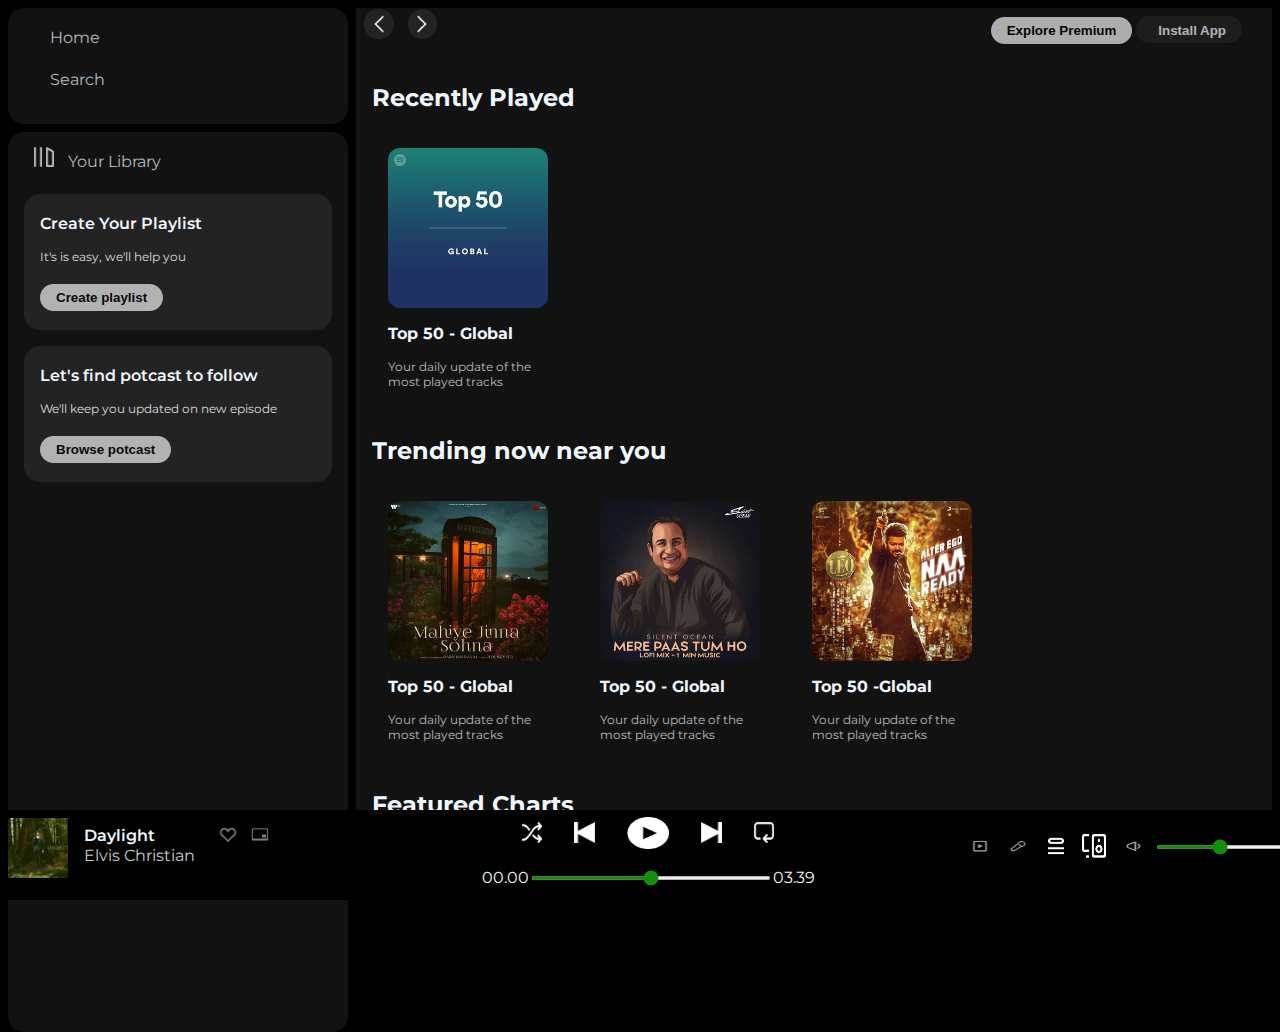
<file: Spotify-Home-Page/index.html>
<!DOCTYPE html>
<html lang="en">
<head>
    <meta charset="UTF-8">
    <meta name="viewport" content="width=device-width, initial-scale=1.0">
    <link rel="stylesheet" href="https://cdnjs.cloudflare.com/ajax/libs/font-awesome/6.5.1/css/all.min.css" integrity="sha512-DTOQO9RWCH3ppGqcWaEA1BIZOC6xxalwEsw9c2QQeAIftl+Vegovlnee1c9QX4TctnWMn13TZye+giMm8e2LwA==" crossorigin="anonymous" referrerpolicy="no-referrer" />
    <link rel="icon" href="./assets/logo.png">
    <link rel="stylesheet" href="style.css">
    <title>Spotify - Web Player: Music for everyone</title>
    <link rel="preconnect" href="https://fonts.googleapis.com">
<link rel="preconnect" href="https://fonts.gstatic.com" crossorigin>
<link href="https://fonts.googleapis.com/css2?family=Montserrat:ital,wght@0,100..900;1,100..900&display=swap" rel="stylesheet">

</head>
<body>
    <div class="main">
        <div class="sidebar">
            <div class="nav">
              <div class="nav-option">
                <i class="fa-solid fa-house"></i>
                <a href="#">Home</a>
              </div>
              <div class="nav-option">
                <i class="fa-solid fa-magnifying-glass"></i>
                <a href="#">Search</a>
              </div>
            </div>
            <div class="library">
              <div class="options">
                <div class="lib-option nav-option">
                  <img src="./assets/library_icon.png" alt="icon" class="image-icons">
                  <a href="#">Your Library</a>
                </div>
                <div class="icons">
                  <div class="plus">
                    <i class="fa-solid fa-arrow-right"></i>
                  </div>
                  <div class="right-arrow">
                      <i class="fa-solid fa-plus"></i>
                  </div>
                </div>
              </div>
              <div class="lib-box">
                <div class="box">
                  <p class="box-p1">Create Your Playlist</p>
                  <p class="box-p2">It's is easy, we'll help you</p>
                  <button class="badge">Create playlist</button>
                </div>
                <div class="box">
                  <p class="box-p1">Let's find potcast to follow</p>
                  <p class="box-p2">We'll keep you updated on new episode</p>
                  <button class="badge">Browse potcast</button>
                </div>
              </div>
            </div>
        </div>
        <div class="main-content">
          <div class="sticky-nav">
            <div class="left-right">
              <img id="left" src="./assets/backward_icon.png" alt="backward_icon" class="image-icons">
              <img id="right" src="./assets/forward_icon.png" alt="forward_icon" class="image-icons">    
            </div>
            <div class="user-id">
              <button class="badge">Explore Premium</button>
              <button class="badge" id="install-button"><i class="fa-regular fa-circle-down" id="download-icon"></i>Install App</button>
              <i class="fa-regular fa-user"></i>
            </div>
          </div>
          <div class="cards">
            <h2>Recently Played</h2>
            <div class="card-container">
              <div class="card">
                <img class="card-image" src="./assets/card1img.jpeg" alt="im1">
                <div class="info">
                  <p class="card-title">Top 50 - Global</p>
                <p class="card-info">Your daily update of the most played tracks</p>
                </div>
              </div>
            </div>
            <h2>Trending now near you</h2>
            <div class="card-container">
              <div class="card">
                <img class="card-image" src="./assets/card2img.jpeg" alt="im1" >
                <div class="info">
                  <p class="card-title">Top 50 - Global</p>
                <p class="card-info">Your daily update of the most played tracks</p>
                </div>
              </div>
            </div>
            <div class="card-container">
              <div class="card">
                <img class="card-image" src="./assets/card3img.jpeg" alt="im1">
                <div class="info">
                  <p class="card-title">Top 50 - Global</p>
                <p class="card-info">Your daily update of the most played tracks</p>
                </div>
              </div>
            </div>
            <div class="card-container">
              <div class="card">
                <img class="card-image" src="./assets/card4img.jpeg" alt="im1">
                <div class="info">
                  <p class="card-title">Top 50 -Global</p>
                <p class="card-info">Your daily update of the most played tracks</p>
                </div>
              </div>
            </div>
            <h2>Featured Charts</h2>
            <div class="card-container">
              <div class="card">
                <img class="card-image" src="./assets/card5img.jpeg" alt="im1" >
                <div class="info">
                  <p class="card-title">Top 50 - Global</p>
                <p class="card-info">Your daily update of the most played tracks</p>
                </div>
              </div>
            </div>
            <div class="card-container">
              <div class="card">
                <img class="card-image" src="./assets/card6img.jpeg" alt="im1">
                <div class="info">
                  <p class="card-title">Top 50 - Global</p>
                <p class="card-info">Your daily update of the most played tracks</p>
                </div>
              </div>
            </div>
            <div class="card-container">
              <div class="card">
                <img class="card-image" src="./assets/card1img.jpeg" alt="im1">
                <div class="info">
                  <p class="card-title">Top 50 -Global</p>
                <p class="card-info">Your daily update of the most played tracks</p>
                </div>
              </div>
            </div>
          </div>
        </div>
        <div class="music-player">
          <div class="left">
            <img id="image" src="./Homework Assets/album_picture.jpeg" alt="picture">
            <div class="details">
              <p id="music-name">Daylight</p>
              <p id="music-author">Elvis Christian</p>
              <img src="./Homework Assets/album_icon1.png" class="image-icons heart">
              <img src="./Homework Assets/album_icon2.png" class="image-icons i2">
            </div>
          </div>
          <div class="center">
            <div class="player-control">
              <img src="./assets/player_icon1.png" >
              <img src="./assets/player_icon2.png" >
              <img src="./assets/player_icon3.png" style="height: 2rem ;width: 2.6rem;">
              <img src="./assets/player_icon4.png" >
              <img src="./assets/player_icon5.png" >
            </div>
            <div class="progress-bar">
              <span>00.00</span>
              <input type="range" class="progress" name="points">
              <span>03.39</span>
            </div>
          </div>
          <div class="right">
            <img src="./Homework Assets/controls_icon1.png" class="control-icon" >
            <img src="./Homework Assets/controld_icon2.png" class="control-icon">
            <img src="./Homework Assets/controls_icon3.png" class="control-icon">
            <img src="./Homework Assets/controls_icon4.png" class="control-icon">
            <img src="./Homework Assets/controls_icon5.png" class="control-icon">
            <input type="range" class="points" name="points">
          </div>
        </div>
    </div>
    
</body>
</html>
</file>
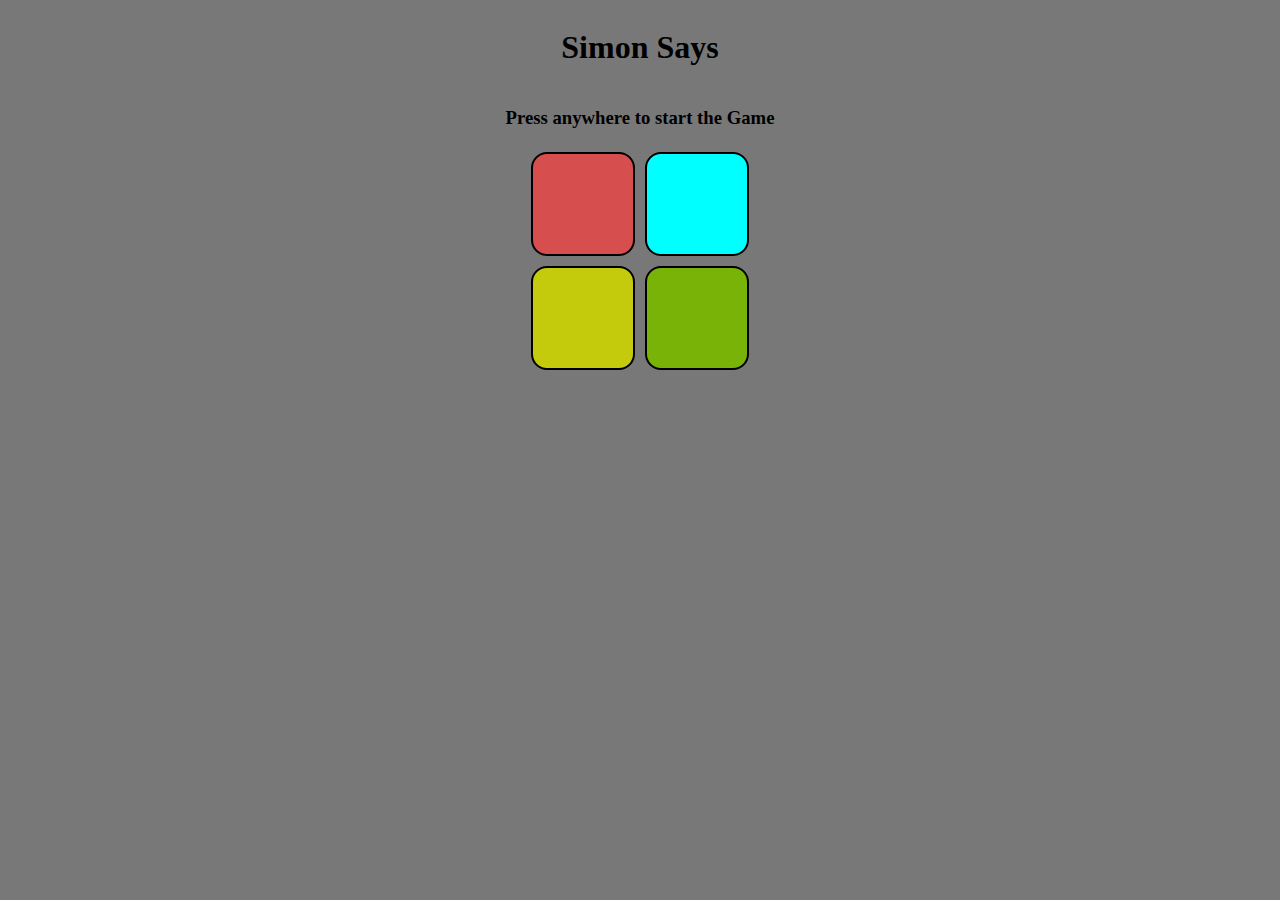
<file: HTML-CSS-JavaScript/Simon Says/index.html>
<!DOCTYPE html>
<html lang="en">
<head>
  <meta charset="UTF-8">
  <meta name="viewport" content="width=device-width, initial-scale=1.0">
  <link rel="stylesheet" href="style.css">
  <title>Simon Says</title>
</head>
<body>
  <h1>Simon Says</h1>
  <h3>Press anywhere to start the Game</h3>
    <div class="boxes">
      <div class="line">
        <div class="red btn" type="button" id="red"></div>
        <div class="blue btn" type="button" id="blue"></div>
      </div>
      <div class="line">
        <div class="yellow btn" type="button" id="yellow"></div>
        <div class="green btn" type="button" id="green"></div>
      </div>
    </div>
  <script src="app.js"></script>
</body>
</html>
</file>
<file: Spotify-Home-Page/style.css>
body{
    font-family: "Montserrat", sans-serif;
    background-color: #000;
    color: aliceblue;
    overflow: hidden;
}
.main{
    display: flex;
    height: 100vh;
}
.main-content{
    background-color: #121212;
    flex:1;
    overflow:auto;
    /* position:; */
    top:0;
    height: 90vh;
}

.sidebar{
    /* font-family: "Montserrat", sans-serif; */
    background-color: #000;
    width: 340px;
    border-radius: 1rem;
    /* color: antiquewhite; */
    margin-right: 0.5rem;
}
.music-player{
    background-color: black;
    position: fixed;
    bottom: 0;
    width: 100%;
    height: 10vh;
    /* border-radius: 1rem; */
    display: flex;
    flex-direction: column;
}

/* .montserrat-<uniquifier> {
  
  font-optical-sizing: auto;
  font-weight: <weight>;
  font-style: normal;
} */
a{
    text-decoration: none;
    color: aliceblue;
    font-size: 1rem;
}
i{
    margin: 15px;
    font-size: 1.25rem;
    opacity: 0.7;
}
i:hover{
    opacity: 1;
}
.nav{
    background-color: #121212;
    display: flex;
    flex-direction: column;
    height: 100px;
    padding: 0.5rem 0.75rem;
    border-radius: 1rem;
}
.nav-option
{
    line-height: 2.5rem;
    opacity: 0.7;
}
.nav-option:hover {
    opacity: 1;
}
img{
    /* margin-left: 15px; */
    margin-right: 10px;
    font-size: 1.25rem;
    height: 20px;
    top:5px;
    /* opacity: 0.7; */
}
.image-icons
{
    margin-right: 10px;
    font-size: 1.25rem;
    height: 20px;
    top:5px;
    /* opacity: 0.7; */
}
.image-icons:hover{
    opacity: 1;
}
/* img:hover{
    opacity: 1;
} */
.options{
    justify-content: space-evenly;
    display: flex;
    padding: 10px;
}
.library{
    height: 100%;
    background-color: #121212;
    border-radius: 1rem;
    margin-top: 0.5rem;
}
.lib-option{
    align-self: center;
    width: 90%;
    padding-left: 1rem;
    justify-self: center;
}
.icons{
    display: inherit;
    /* font-size: 1px; */
}
.box{
    /* margin-bottom: 0.5rem; */
    margin: 1rem;
    height: 8rem;
    background-color: #232323;
    border-radius: 1rem;
    padding: 0.25rem 1rem;
    margin-top: 0.1rem;
}
.box-p1{
    font-size: 1rem;
    font-weight: 600;
}
.box-p2{
    font-size: 0.75rem;
    opacity: 0.85;
}
.badge{
    border: none;
    border-radius: 12rem;
    padding: 0.25rem 1rem;
    font-weight: 700;
    margin-top: 0.5rem;
    height: 1.7rem;
    width: fit-content;
    transition: 0.2s;
    opacity: 0.7;
}
.badge:hover{
    transform: scale(1.05);
    opacity: 1;
}
#download-icon{
    margin: 1px; 
    margin-right: 5px;
    font-size: medium;
}
#install-button
{
    background-color: #232323;
    color: aliceblue;
    /* padding-bottom: 30px; */
    /* align-self: center; */
    /* margin-top: px;; */
}
.sticky-nav{
    position: sticky;
    display: flex;
    top:0;
    justify-content: space-between;
    align-items: center;
    background-color: #121212;
    z-index: 1;
}
.left-right{
    margin-left: 0.5rem;
}
#left{
    background-color: #232323;
    border-radius: 50%;
    padding: 0.3rem;
    /* height: ; */
}
#right{
    background-color: #232323;
    border-radius: 50%;
    padding: 0.3rem;
}
.user-id{
    align-items: center;
    justify-content: center;
}
.cards{
    /* margin-left: 1rem; */
    display: inline;
    padding-left: 1rem;
    
}
.cards h2{
    margin-left: 1rem;
}
.card{
    border-radius: 1rem;
    /* background-color: #232323; */
    width: 12rem;
    display: flex;
    flex-direction: column;
    flex-wrap: nowrap;
    margin-left: 1rem;
}
.card:hover{
    background-color: #232323;
}
.card img{
    height: 10rem;
    border-radius: 0.75rem;
    margin: 1rem 1rem 0 1rem;
}
.card-title{
    font-weight: 700;
    margin-left: 1rem;
}
.card-info{
    opacity: 0.7;
    font-size: 0.75rem;
    margin-left: 1rem;
}
.card-container{
    display: inline-block;
    margin-bottom: 1rem;
    /* padding-left: 1rem; */
}
@media only screen and (max-width: 1000px) {
    .sidebar {
        display: none;
    }
}
.left{
    position: absolute;
    left: 0px;
    width: 25%;
    display: flex;
}
.left #image{
    height: 60px;
    /* justify-self: center; */
    margin: 0.5rem 0 ;
    opacity: 1;
} 
#music-name{
    position: absolute;
    margin: 1rem;
    font-weight: 600;
}
#music-name:hover{
    text-decoration: underline;
    font-weight: 700;
}
#music-author{
    position: absolute;
    margin: 1rem;
    top: 20px;
    font-size: 50;
    opacity: 0.8;
    
}
.heart
{
    /* height: 10px; */
    position: absolute;
    left: 200px;
    margin: 10px;
    opacity: 0.5;
} 
.heart:hover{
    opacity: 1;
}
.i2{
    position: absolute;
    left: 220px;
    top:0px;
    margin-top: 11px;
    margin-left: 20px;
    height: 30px;
    opacity: 0.7;
}
.i2:hover{
    opacity: 1;
}
.center{
    width: 50%;
    position: absolute;
    left: 25%;
    height: 100%;
}
.right{
    width: 25%;
    position: absolute;
    left: 75%;
    height: 100%;
    padding: 1.5rem 0 1.5rem 0;
    /* justify-content: center;
    align-items: center; */
}
.badge{
    opacity: 0.7;
}
.badge:hover{
    opacity: 1;
}
.control-icon{
    height: 1.5rem;
    width: 1.5rem;
    max-width: 24px;
    /* margin: 10px; */
}
.points{
    width: 8rem;
    height: 0.25rem;
    position: absolute;
    top:33px;
    accent-color: rgb(20, 141, 9);
}
/* .points:hover{
    background-color: greenyellow;
    accent-color: rgb(64, 104, 3);
} */
.player-control img{
    height: 1.3rem;
    width: 1.3rem;
    align-self: center;
    margin: 0.6rem 1rem;
}
.player-control{
    display: flex;
    /* padding: 10px 200px; */
    align-items: center;
    justify-content: center;
    height: 50%;
}
.progress-bar{
    height: 50%;
    display: flex;
    /* padding: 10px 200px; */
    align-items: center;
    justify-content: center;
}
.progress{
    width: 15rem;
    accent-color: rgb(20, 141, 9);
    height: 0.25rem;
}
</file>
<file: HTML-CSS-JavaScript/Simon Says/style.css>
body{
  display: flex;
  flex-direction: column;
  align-items: center;
  background-color:#787878;
}
.red, .blue,.yellow,.green
{
  height: 100px;
  width: 100px;
  border: 2px solid black;
  margin: 5px;
  border-radius: 1rem;
}
.line{
  display: flex;
  flex-direction: row;
}
.red {
  background-color: #d74e4e;
}
.blue{
  background-color: aqua;
}
.yellow{
  
  background-color: rgb(196, 202, 12);
}
.green{
  background-color: rgb(122, 179, 7);
}
.flash{
  background-color: aliceblue;
}
</file>
